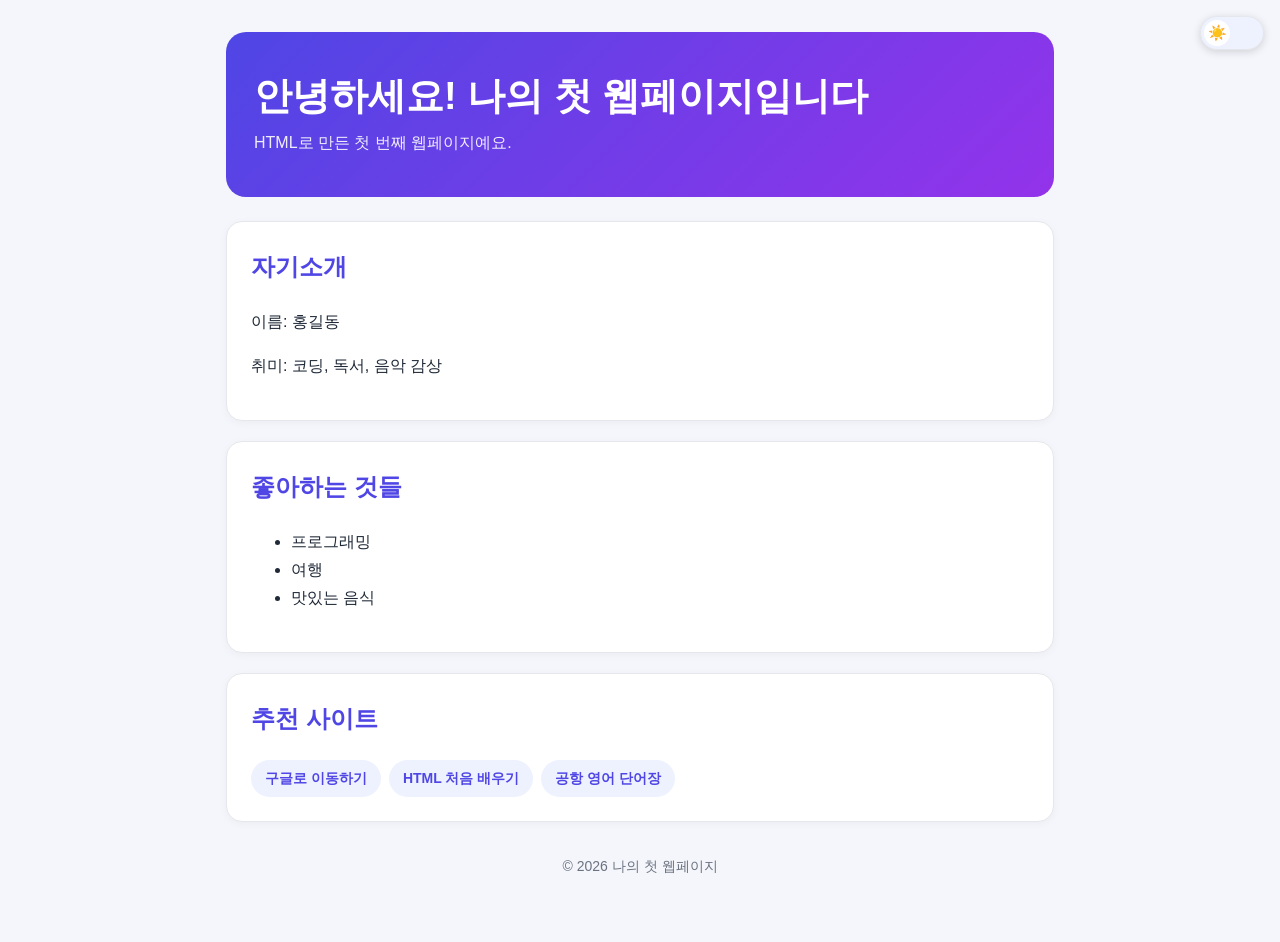
<file: index.html>
<!DOCTYPE html>
<html lang="ko">
<head>
    <meta charset="UTF-8">
    <meta name="viewport" content="width=device-width, initial-scale=1.0">
    <title>나의 첫 웹페이지</title>
    <!-- 꾸미기 파일(CSS) 불러오기 -->
    <link rel="stylesheet" href="style.css">
    <!-- 다크/라이트 모드 스위치 기능 불러오기 -->
    <script src="theme.js"></script>
</head>
<body>
    <!-- 우측 상단 다크/라이트 모드 스위치 -->
    <button id="theme-toggle" class="theme-toggle" role="switch" aria-label="다크 모드"><span class="knob"></span></button>
    <div class="page">

        <header class="hero">
            <h1>안녕하세요! 나의 첫 웹페이지입니다</h1>
            <p>HTML로 만든 첫 번째 웹페이지예요.</p>
        </header>

        <section class="card">
            <h2>자기소개</h2>
            <p>이름: 홍길동</p>
            <p>취미: 코딩, 독서, 음악 감상</p>
        </section>

        <section class="card">
            <h2>좋아하는 것들</h2>
            <ul>
                <li>프로그래밍</li>
                <li>여행</li>
                <li>맛있는 음식</li>
            </ul>
        </section>

        <section class="card">
            <h2>추천 사이트</h2>
            <nav class="toc">
                <a href="https://www.google.com">구글로 이동하기</a>
                <a href="html-guide.html">HTML 처음 배우기</a>
                <a href="airport-words.html">공항 영어 단어장</a>
            </nav>
        </section>

        <footer>© 2026 나의 첫 웹페이지</footer>

    </div>
</body>
</html>
</file>
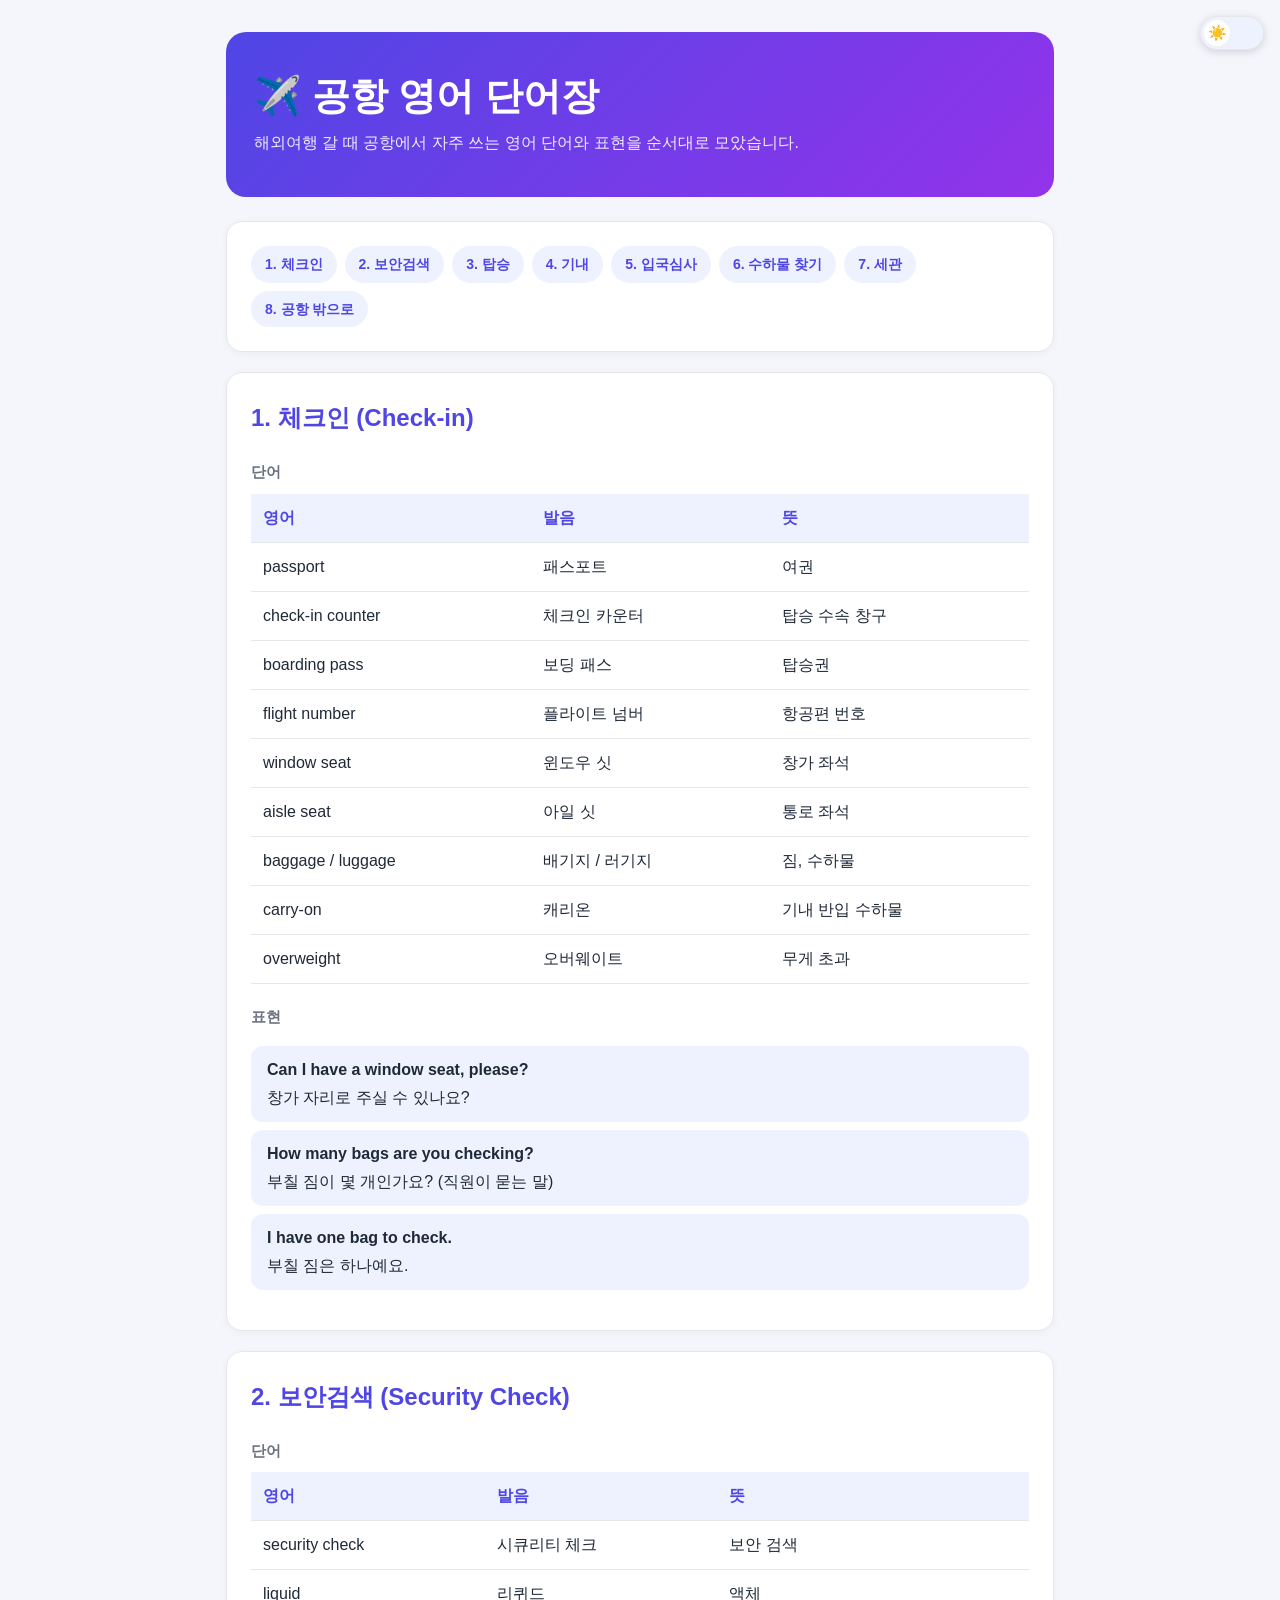
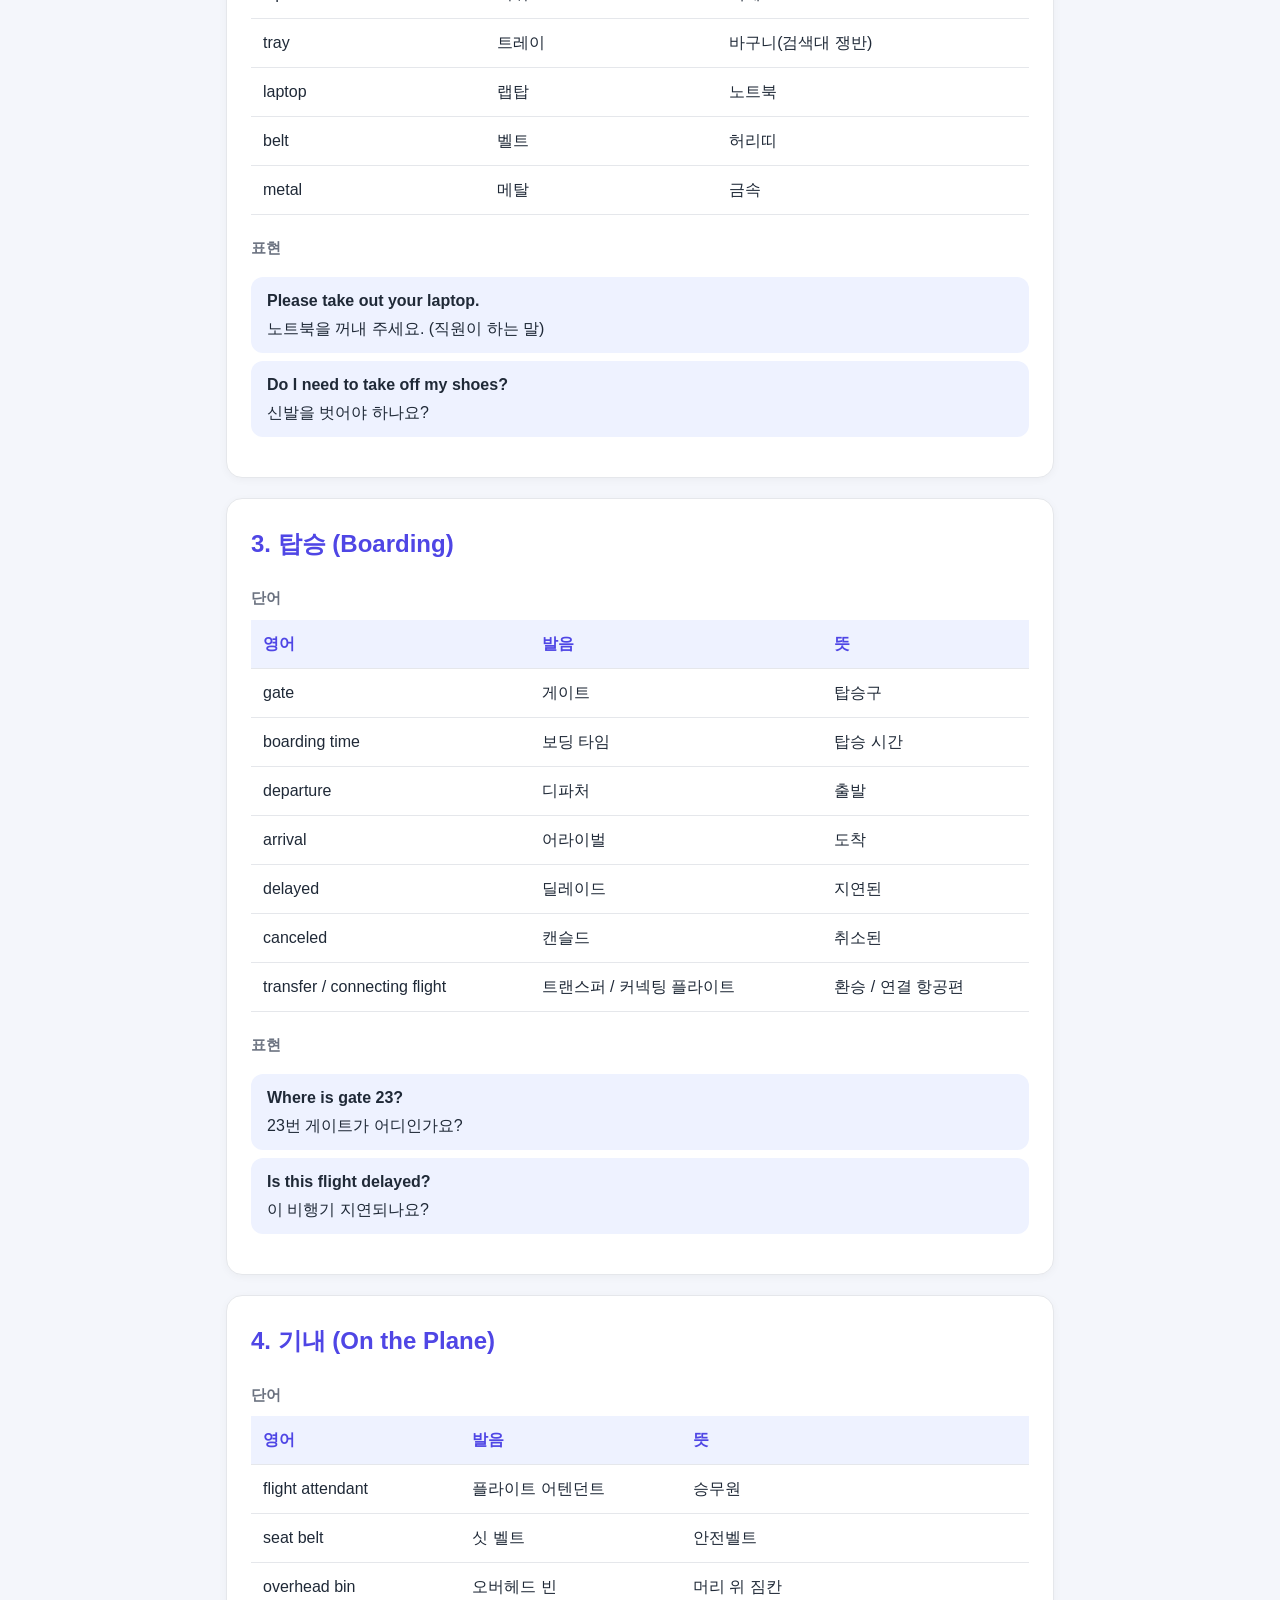
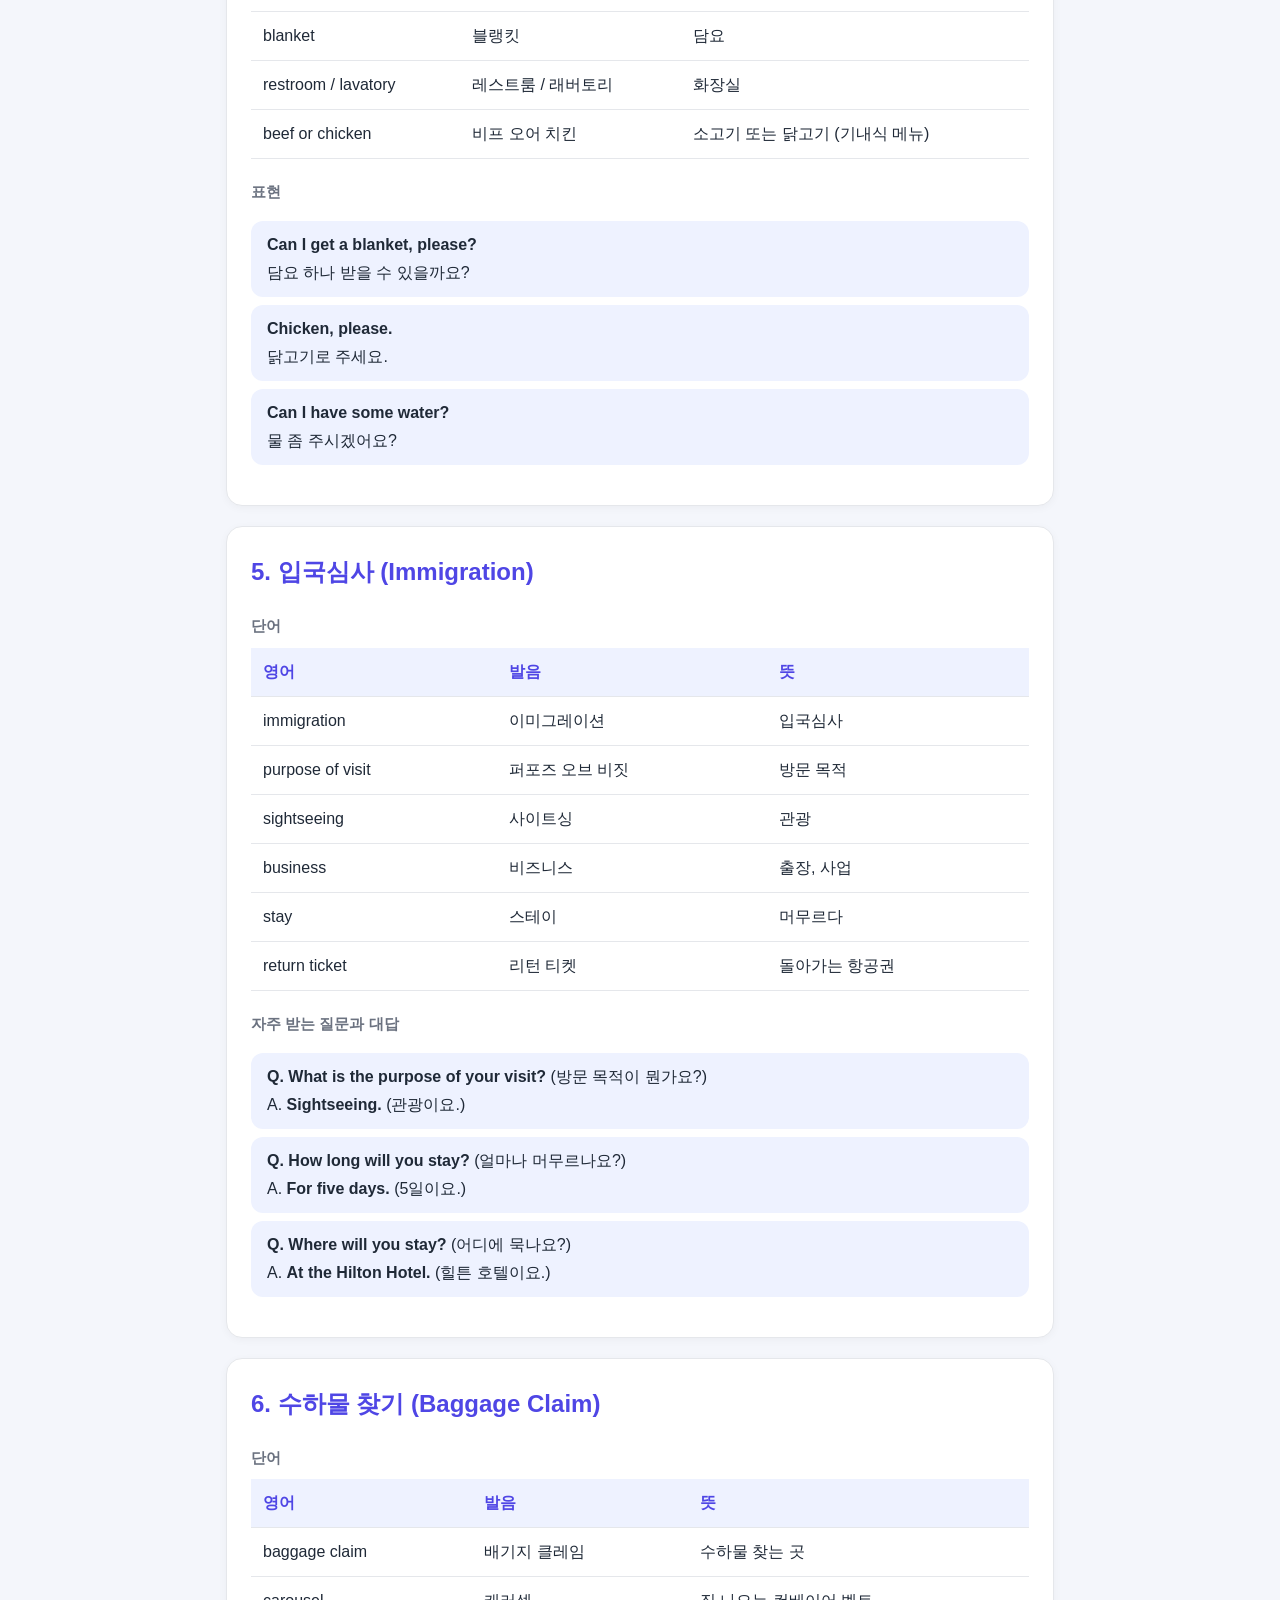
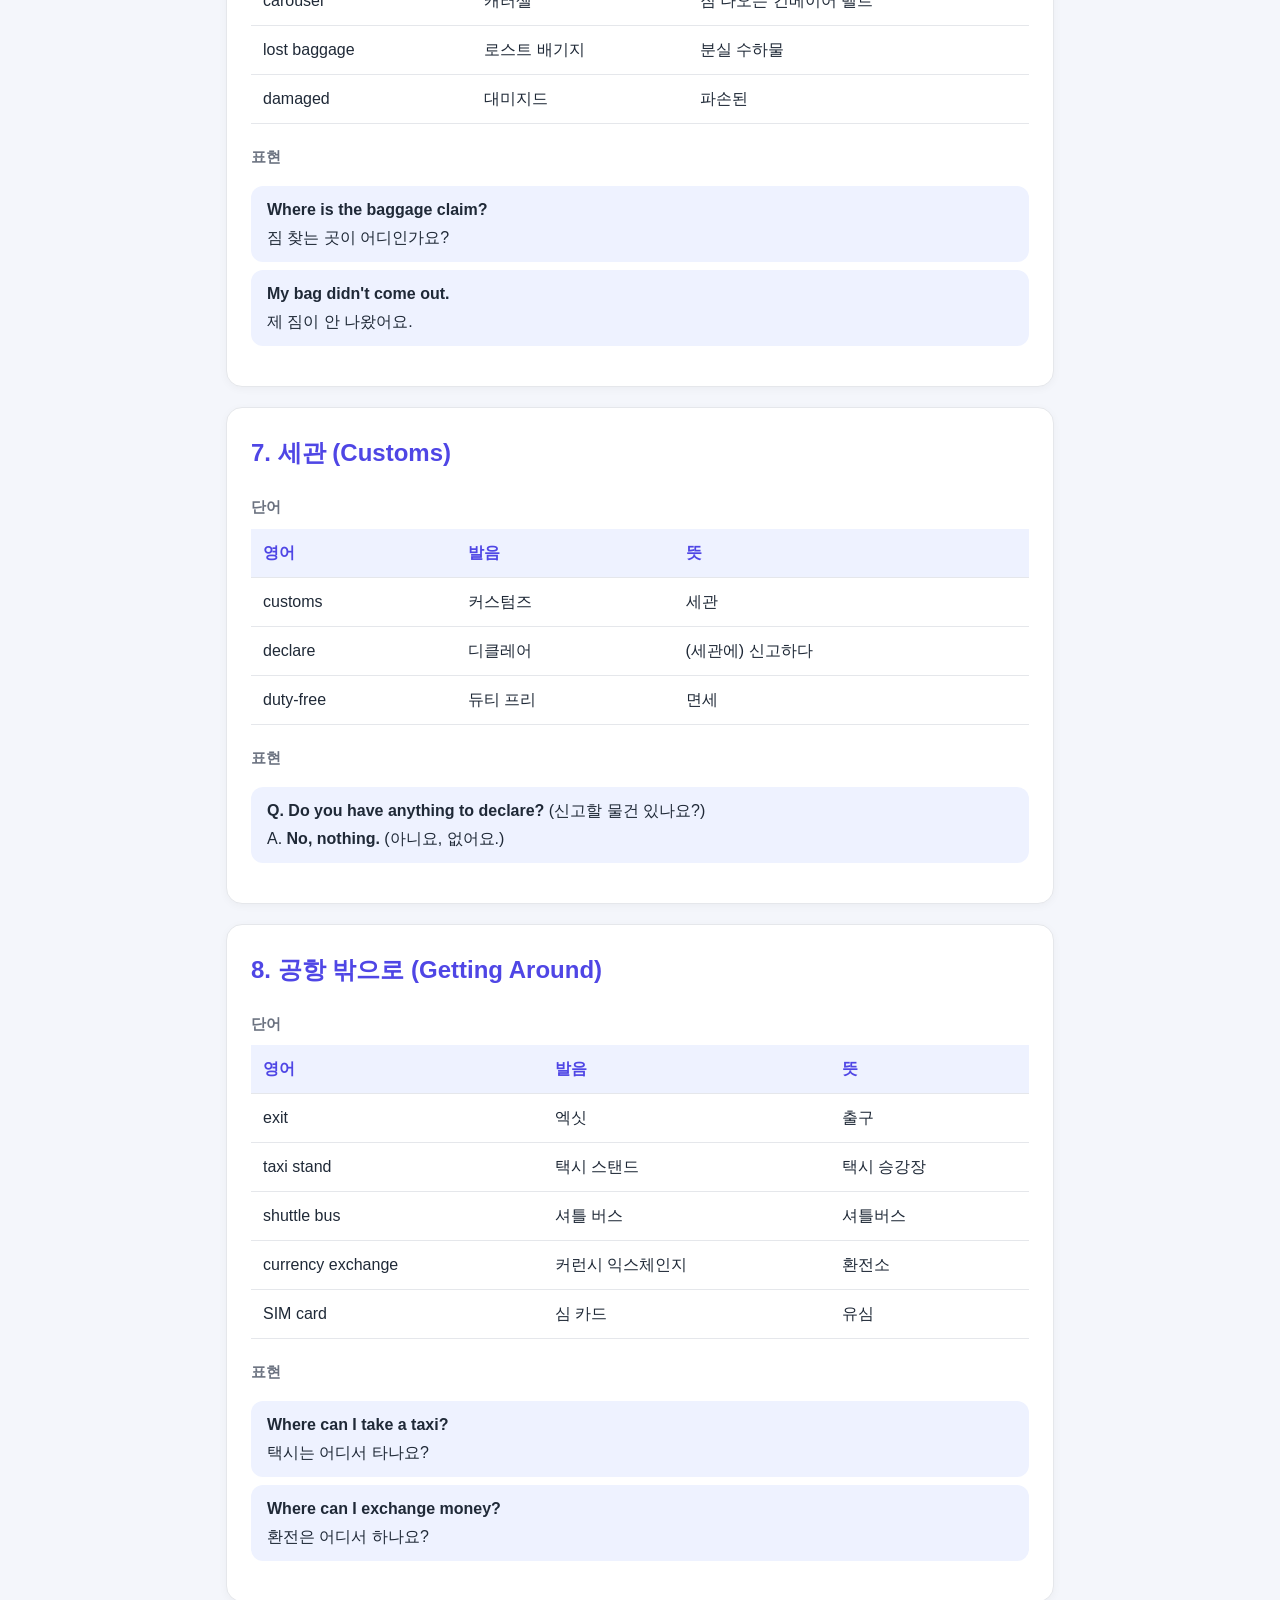
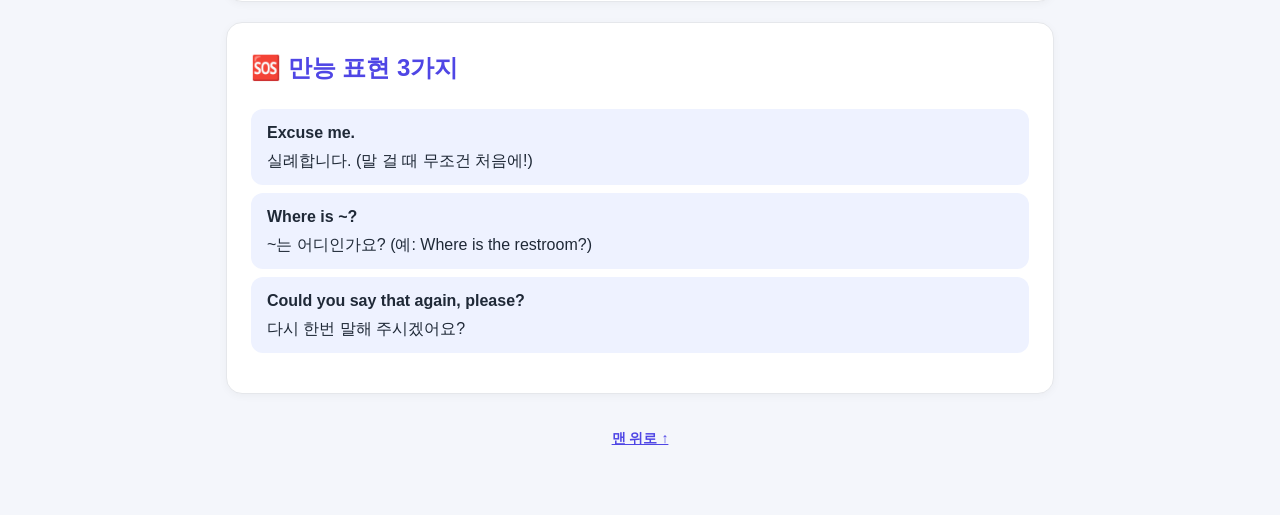
<file: airport-words.html>
<!DOCTYPE html>
<html lang="ko">
<head>
    <meta charset="UTF-8">
    <meta name="viewport" content="width=device-width, initial-scale=1.0">
    <title>공항 영어 단어장</title>
    <!-- 꾸미기 파일(CSS) 불러오기 -->
    <link rel="stylesheet" href="style.css">
    <!-- 다크/라이트 모드 스위치 기능 불러오기 -->
    <script src="theme.js"></script>
</head>
<body>
    <!-- 우측 상단 다크/라이트 모드 스위치 -->
    <button id="theme-toggle" class="theme-toggle" role="switch" aria-label="다크 모드"><span class="knob"></span></button>
    <div class="page">

        <header class="hero" id="top">
            <h1>✈️ 공항 영어 단어장</h1>
            <p>해외여행 갈 때 공항에서 자주 쓰는 영어 단어와 표현을 순서대로 모았습니다.</p>
        </header>

        <!-- 목차: 누르면 해당 부분으로 이동 -->
        <nav class="card toc">
            <a href="#checkin">1. 체크인</a>
            <a href="#security">2. 보안검색</a>
            <a href="#boarding">3. 탑승</a>
            <a href="#plane">4. 기내</a>
            <a href="#immigration">5. 입국심사</a>
            <a href="#baggage">6. 수하물 찾기</a>
            <a href="#customs">7. 세관</a>
            <a href="#transport">8. 공항 밖으로</a>
        </nav>

        <!-- 1. 체크인 -->
        <section class="card" id="checkin">
            <h2>1. 체크인 (Check-in)</h2>
            <h3>단어</h3>
            <div class="table-wrap">
                <table>
                    <tr><th>영어</th><th>발음</th><th>뜻</th></tr>
                    <tr><td>passport</td><td>패스포트</td><td>여권</td></tr>
                    <tr><td>check-in counter</td><td>체크인 카운터</td><td>탑승 수속 창구</td></tr>
                    <tr><td>boarding pass</td><td>보딩 패스</td><td>탑승권</td></tr>
                    <tr><td>flight number</td><td>플라이트 넘버</td><td>항공편 번호</td></tr>
                    <tr><td>window seat</td><td>윈도우 싯</td><td>창가 좌석</td></tr>
                    <tr><td>aisle seat</td><td>아일 싯</td><td>통로 좌석</td></tr>
                    <tr><td>baggage / luggage</td><td>배기지 / 러기지</td><td>짐, 수하물</td></tr>
                    <tr><td>carry-on</td><td>캐리온</td><td>기내 반입 수하물</td></tr>
                    <tr><td>overweight</td><td>오버웨이트</td><td>무게 초과</td></tr>
                </table>
            </div>
            <h3>표현</h3>
            <ul class="phrases">
                <li><b>Can I have a window seat, please?</b><br>창가 자리로 주실 수 있나요?</li>
                <li><b>How many bags are you checking?</b><br>부칠 짐이 몇 개인가요? (직원이 묻는 말)</li>
                <li><b>I have one bag to check.</b><br>부칠 짐은 하나예요.</li>
            </ul>
        </section>

        <!-- 2. 보안검색 -->
        <section class="card" id="security">
            <h2>2. 보안검색 (Security Check)</h2>
            <h3>단어</h3>
            <div class="table-wrap">
                <table>
                    <tr><th>영어</th><th>발음</th><th>뜻</th></tr>
                    <tr><td>security check</td><td>시큐리티 체크</td><td>보안 검색</td></tr>
                    <tr><td>liquid</td><td>리퀴드</td><td>액체</td></tr>
                    <tr><td>tray</td><td>트레이</td><td>바구니(검색대 쟁반)</td></tr>
                    <tr><td>laptop</td><td>랩탑</td><td>노트북</td></tr>
                    <tr><td>belt</td><td>벨트</td><td>허리띠</td></tr>
                    <tr><td>metal</td><td>메탈</td><td>금속</td></tr>
                </table>
            </div>
            <h3>표현</h3>
            <ul class="phrases">
                <li><b>Please take out your laptop.</b><br>노트북을 꺼내 주세요. (직원이 하는 말)</li>
                <li><b>Do I need to take off my shoes?</b><br>신발을 벗어야 하나요?</li>
            </ul>
        </section>

        <!-- 3. 탑승 -->
        <section class="card" id="boarding">
            <h2>3. 탑승 (Boarding)</h2>
            <h3>단어</h3>
            <div class="table-wrap">
                <table>
                    <tr><th>영어</th><th>발음</th><th>뜻</th></tr>
                    <tr><td>gate</td><td>게이트</td><td>탑승구</td></tr>
                    <tr><td>boarding time</td><td>보딩 타임</td><td>탑승 시간</td></tr>
                    <tr><td>departure</td><td>디파처</td><td>출발</td></tr>
                    <tr><td>arrival</td><td>어라이벌</td><td>도착</td></tr>
                    <tr><td>delayed</td><td>딜레이드</td><td>지연된</td></tr>
                    <tr><td>canceled</td><td>캔슬드</td><td>취소된</td></tr>
                    <tr><td>transfer / connecting flight</td><td>트랜스퍼 / 커넥팅 플라이트</td><td>환승 / 연결 항공편</td></tr>
                </table>
            </div>
            <h3>표현</h3>
            <ul class="phrases">
                <li><b>Where is gate 23?</b><br>23번 게이트가 어디인가요?</li>
                <li><b>Is this flight delayed?</b><br>이 비행기 지연되나요?</li>
            </ul>
        </section>

        <!-- 4. 기내 -->
        <section class="card" id="plane">
            <h2>4. 기내 (On the Plane)</h2>
            <h3>단어</h3>
            <div class="table-wrap">
                <table>
                    <tr><th>영어</th><th>발음</th><th>뜻</th></tr>
                    <tr><td>flight attendant</td><td>플라이트 어텐던트</td><td>승무원</td></tr>
                    <tr><td>seat belt</td><td>싯 벨트</td><td>안전벨트</td></tr>
                    <tr><td>overhead bin</td><td>오버헤드 빈</td><td>머리 위 짐칸</td></tr>
                    <tr><td>blanket</td><td>블랭킷</td><td>담요</td></tr>
                    <tr><td>restroom / lavatory</td><td>레스트룸 / 래버토리</td><td>화장실</td></tr>
                    <tr><td>beef or chicken</td><td>비프 오어 치킨</td><td>소고기 또는 닭고기 (기내식 메뉴)</td></tr>
                </table>
            </div>
            <h3>표현</h3>
            <ul class="phrases">
                <li><b>Can I get a blanket, please?</b><br>담요 하나 받을 수 있을까요?</li>
                <li><b>Chicken, please.</b><br>닭고기로 주세요.</li>
                <li><b>Can I have some water?</b><br>물 좀 주시겠어요?</li>
            </ul>
        </section>

        <!-- 5. 입국심사 -->
        <section class="card" id="immigration">
            <h2>5. 입국심사 (Immigration)</h2>
            <h3>단어</h3>
            <div class="table-wrap">
                <table>
                    <tr><th>영어</th><th>발음</th><th>뜻</th></tr>
                    <tr><td>immigration</td><td>이미그레이션</td><td>입국심사</td></tr>
                    <tr><td>purpose of visit</td><td>퍼포즈 오브 비짓</td><td>방문 목적</td></tr>
                    <tr><td>sightseeing</td><td>사이트싱</td><td>관광</td></tr>
                    <tr><td>business</td><td>비즈니스</td><td>출장, 사업</td></tr>
                    <tr><td>stay</td><td>스테이</td><td>머무르다</td></tr>
                    <tr><td>return ticket</td><td>리턴 티켓</td><td>돌아가는 항공권</td></tr>
                </table>
            </div>
            <h3>자주 받는 질문과 대답</h3>
            <ul class="phrases">
                <li><b>Q. What is the purpose of your visit?</b> (방문 목적이 뭔가요?)<br>
                    A. <b>Sightseeing.</b> (관광이요.)</li>
                <li><b>Q. How long will you stay?</b> (얼마나 머무르나요?)<br>
                    A. <b>For five days.</b> (5일이요.)</li>
                <li><b>Q. Where will you stay?</b> (어디에 묵나요?)<br>
                    A. <b>At the Hilton Hotel.</b> (힐튼 호텔이요.)</li>
            </ul>
        </section>

        <!-- 6. 수하물 찾기 -->
        <section class="card" id="baggage">
            <h2>6. 수하물 찾기 (Baggage Claim)</h2>
            <h3>단어</h3>
            <div class="table-wrap">
                <table>
                    <tr><th>영어</th><th>발음</th><th>뜻</th></tr>
                    <tr><td>baggage claim</td><td>배기지 클레임</td><td>수하물 찾는 곳</td></tr>
                    <tr><td>carousel</td><td>캐러셀</td><td>짐 나오는 컨베이어 벨트</td></tr>
                    <tr><td>lost baggage</td><td>로스트 배기지</td><td>분실 수하물</td></tr>
                    <tr><td>damaged</td><td>대미지드</td><td>파손된</td></tr>
                </table>
            </div>
            <h3>표현</h3>
            <ul class="phrases">
                <li><b>Where is the baggage claim?</b><br>짐 찾는 곳이 어디인가요?</li>
                <li><b>My bag didn't come out.</b><br>제 짐이 안 나왔어요.</li>
            </ul>
        </section>

        <!-- 7. 세관 -->
        <section class="card" id="customs">
            <h2>7. 세관 (Customs)</h2>
            <h3>단어</h3>
            <div class="table-wrap">
                <table>
                    <tr><th>영어</th><th>발음</th><th>뜻</th></tr>
                    <tr><td>customs</td><td>커스텀즈</td><td>세관</td></tr>
                    <tr><td>declare</td><td>디클레어</td><td>(세관에) 신고하다</td></tr>
                    <tr><td>duty-free</td><td>듀티 프리</td><td>면세</td></tr>
                </table>
            </div>
            <h3>표현</h3>
            <ul class="phrases">
                <li><b>Q. Do you have anything to declare?</b> (신고할 물건 있나요?)<br>
                    A. <b>No, nothing.</b> (아니요, 없어요.)</li>
            </ul>
        </section>

        <!-- 8. 공항 밖으로 -->
        <section class="card" id="transport">
            <h2>8. 공항 밖으로 (Getting Around)</h2>
            <h3>단어</h3>
            <div class="table-wrap">
                <table>
                    <tr><th>영어</th><th>발음</th><th>뜻</th></tr>
                    <tr><td>exit</td><td>엑싯</td><td>출구</td></tr>
                    <tr><td>taxi stand</td><td>택시 스탠드</td><td>택시 승강장</td></tr>
                    <tr><td>shuttle bus</td><td>셔틀 버스</td><td>셔틀버스</td></tr>
                    <tr><td>currency exchange</td><td>커런시 익스체인지</td><td>환전소</td></tr>
                    <tr><td>SIM card</td><td>심 카드</td><td>유심</td></tr>
                </table>
            </div>
            <h3>표현</h3>
            <ul class="phrases">
                <li><b>Where can I take a taxi?</b><br>택시는 어디서 타나요?</li>
                <li><b>Where can I exchange money?</b><br>환전은 어디서 하나요?</li>
            </ul>
        </section>

        <section class="card">
            <h2>🆘 만능 표현 3가지</h2>
            <ul class="phrases">
                <li><b>Excuse me.</b><br>실례합니다. (말 걸 때 무조건 처음에!)</li>
                <li><b>Where is ~?</b><br>~는 어디인가요? (예: Where is the restroom?)</li>
                <li><b>Could you say that again, please?</b><br>다시 한번 말해 주시겠어요?</li>
            </ul>
        </section>

        <footer><a href="#top">맨 위로 ↑</a></footer>

    </div>
</body>
</html>
</file>
<file: style.css>
/* 세 페이지가 함께 쓰는 꾸미기 파일(CSS)입니다.
   HTML 파일에서 <link rel="stylesheet" href="style.css"> 한 줄로 불러옵니다. */

/* 색상 모음: 여기 값만 바꾸면 전체 색이 바뀝니다 */
:root {
    --bg: #f4f6fb;
    --card: #ffffff;
    --text: #1f2937;
    --muted: #6b7280;
    --accent: #4f46e5;
    --accent-soft: #eef2ff;
    --border: #e5e7eb;
    --code-bg: #eef0f4;
    --tip-bg: #fff8e1;
    --tip-border: #f5b942;
    color-scheme: light;
}

/* 다크 모드 색
   1) 스위치로 라이트를 고르지 않았고 컴퓨터가 다크 모드일 때
   2) 스위치로 다크를 골랐을 때 */
@media (prefers-color-scheme: dark) {
    :root:not([data-theme="light"]) {
        --bg: #0f172a;
        --card: #1e293b;
        --text: #e5e7eb;
        --muted: #94a3b8;
        --accent: #a5b4fc;
        --accent-soft: #283255;
        --border: #334155;
        --code-bg: #0f172a;
        --tip-bg: #3a3117;
        --tip-border: #c99a2e;
        color-scheme: dark;
    }
}
:root[data-theme="dark"] {
    --bg: #0f172a;
    --card: #1e293b;
    --text: #e5e7eb;
    --muted: #94a3b8;
    --accent: #a5b4fc;
    --accent-soft: #283255;
    --border: #334155;
    --code-bg: #0f172a;
    --tip-bg: #3a3117;
    --tip-border: #c99a2e;
    color-scheme: dark;
}

/* 우측 상단 다크/라이트 스위치 */
.theme-toggle {
    position: fixed;
    top: 16px;
    right: 16px;
    z-index: 100;
    width: 64px;
    height: 34px;
    padding: 3px;
    border: 1px solid var(--border);
    border-radius: 999px;
    background: var(--accent-soft);
    box-shadow: 0 2px 8px rgba(0, 0, 0, 0.15);
    cursor: pointer;
}
.theme-toggle:hover { opacity: 1; }
.theme-toggle .knob {
    display: flex;
    align-items: center;
    justify-content: center;
    width: 26px;
    height: 26px;
    border-radius: 50%;
    background: var(--card);
    font-size: 15px;
    transition: transform 0.25s;
}
/* 다크 모드면 동그라미가 오른쪽으로 이동 */
.theme-toggle[aria-checked="true"] .knob { transform: translateX(30px); }

* { box-sizing: border-box; }

body {
    margin: 0;
    background: var(--bg);
    color: var(--text);
    font-family: "Pretendard", "Malgun Gothic", "Apple SD Gothic Neo", sans-serif;
    line-height: 1.75;
}

/* 페이지 가운데 정렬 */
.page {
    max-width: 860px;
    margin: 0 auto;
    padding: 32px 16px 64px;
}

/* 맨 위 큰 제목 영역 */
.hero {
    background: linear-gradient(135deg, #4f46e5, #9333ea);
    color: #fff;
    border-radius: 20px;
    padding: 40px 28px;
    margin-bottom: 24px;
}
.hero h1 { margin: 0 0 8px; font-size: clamp(26px, 5vw, 38px); line-height: 1.3; }
.hero p { margin: 0; opacity: 0.9; }

/* 흰 상자(카드) */
.card {
    background: var(--card);
    border: 1px solid var(--border);
    border-radius: 16px;
    padding: 24px;
    margin-bottom: 20px;
    box-shadow: 0 2px 8px rgba(0, 0, 0, 0.04);
}

h2 { color: var(--accent); margin-top: 0; }
h3 { color: var(--muted); font-size: 15px; margin: 20px 0 8px; }

a { color: var(--accent); font-weight: 600; }
a:hover { text-decoration: none; }

/* 목차 버튼 */
.toc { display: flex; flex-wrap: wrap; gap: 8px; }
.toc a {
    background: var(--accent-soft);
    padding: 6px 14px;
    border-radius: 999px;
    text-decoration: none;
    font-size: 14px;
}
.toc a:hover { background: var(--accent); color: var(--card); }

/* 표 */
.table-wrap { overflow-x: auto; }
table { width: 100%; border-collapse: collapse; }
th, td { padding: 10px 12px; border-bottom: 1px solid var(--border); text-align: left; }
th { background: var(--accent-soft); color: var(--accent); }
tr:hover td { background: var(--accent-soft); }

/* 말풍선 같은 문장 목록 */
.phrases { padding: 0; }
.phrases li {
    list-style: none;
    background: var(--accent-soft);
    border-radius: 12px;
    padding: 10px 16px;
    margin-bottom: 8px;
}

/* 코드 */
code {
    background: var(--code-bg);
    padding: 2px 6px;
    border-radius: 4px;
    font-family: Consolas, monospace;
    font-size: 0.92em;
}
pre {
    background: #1e1e2e;
    color: #e5e7eb;
    padding: 16px;
    border-radius: 12px;
    overflow-x: auto;
    font-family: Consolas, monospace;
    font-size: 14px;
    line-height: 1.6;
}

/* HTML 가이드: 팁, 코드/결과 이름표, 결과 상자 */
.tip {
    background: var(--tip-bg);
    border-left: 4px solid var(--tip-border);
    padding: 12px 16px;
    border-radius: 8px;
}
.label {
    font-size: 12px;
    font-weight: 700;
    letter-spacing: 0.05em;
    color: var(--muted);
    margin: 16px 0 6px;
}
.result {
    border: 2px dashed var(--border);
    border-radius: 12px;
    padding: 16px;
}

/* HTML 가이드: 직접 해보기 */
textarea {
    width: 100%;
    height: 200px;
    padding: 12px;
    font-family: Consolas, monospace;
    font-size: 14px;
    border: 1px solid var(--border);
    border-radius: 12px;
    background: var(--code-bg);
    color: var(--text);
}
iframe {
    width: 100%;
    height: 240px;
    border: 1px solid var(--border);
    border-radius: 12px;
    background: #fff;
}
button {
    padding: 10px 20px;
    font-size: 15px;
    font-weight: 600;
    color: #fff;
    background: var(--accent);
    border: none;
    border-radius: 999px;
    cursor: pointer;
}
button:hover { opacity: 0.85; }

footer { text-align: center; color: var(--muted); font-size: 14px; margin-top: 32px; }
</file>
